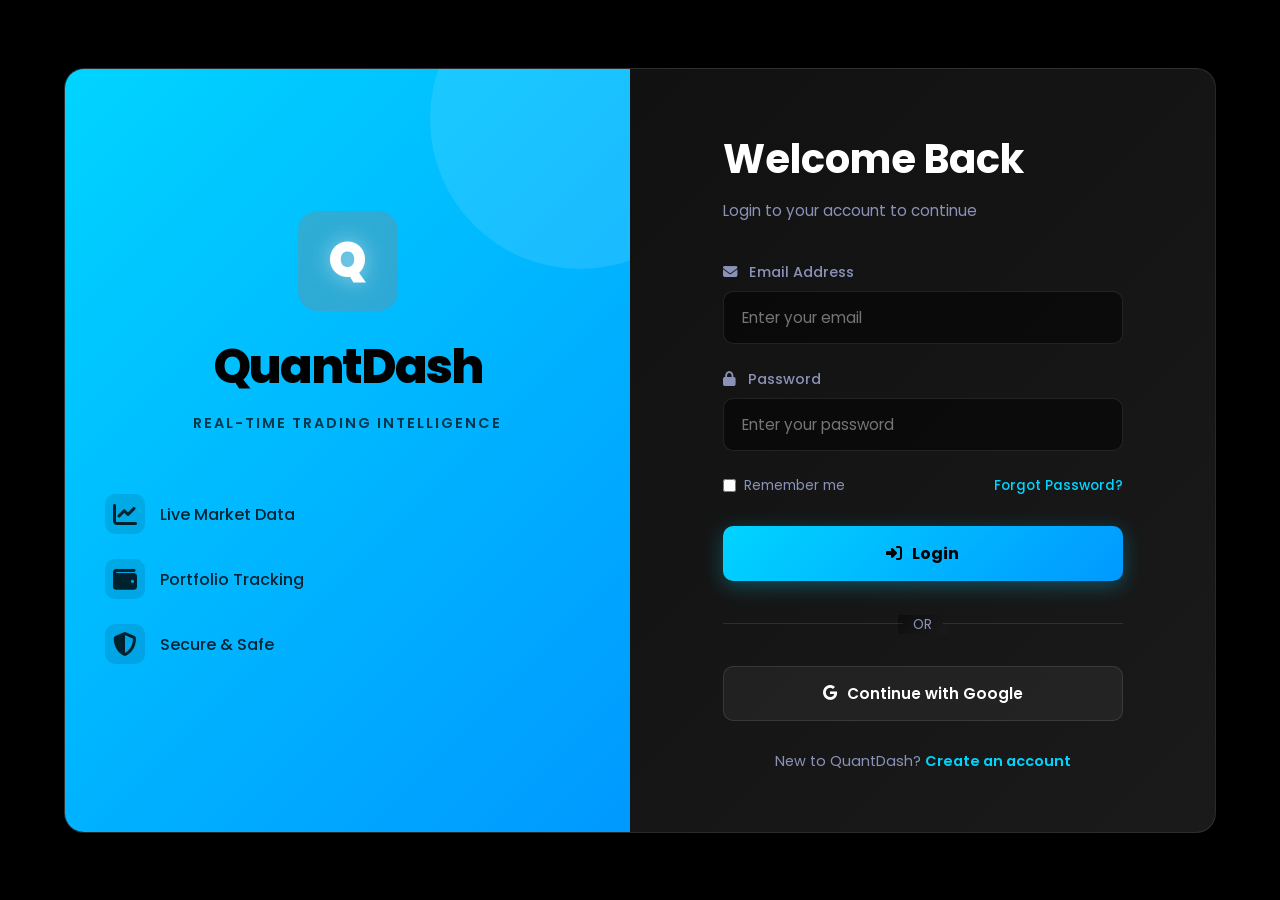
<file: login.html>
<!DOCTYPE html>
<html lang="en">
<head>
    <meta charset="UTF-8">
    <meta name="viewport" content="width=device-width, initial-scale=1.0">
    <title>Login - QuantDash</title>
    <link rel="stylesheet" href="https://cdnjs.cloudflare.com/ajax/libs/font-awesome/6.4.0/css/all.min.css">
    <link href="https://fonts.googleapis.com/css2?family=Poppins:wght@300;400;500;600;700;800;900&display=swap" rel="stylesheet">
    <link rel="stylesheet" href="login.css">
</head>
<body>
    <div class="login-container">
        <div class="login-left">
            <div class="brand-section">
                <div class="logo-icon-large">
                    <span class="q-letter">Q</span>
                    <div class="logo-pulse"></div>
                </div>
                <h1>QuantDash</h1>
                <p class="tagline">Real-Time Trading Intelligence</p>
            </div>
            <div class="features">
                <div class="feature">
                    <i class="fas fa-chart-line"></i>
                    <span>Live Market Data</span>
                </div>
                <div class="feature">
                    <i class="fas fa-wallet"></i>
                    <span>Portfolio Tracking</span>
                </div>
                <div class="feature">
                    <i class="fas fa-shield-alt"></i>
                    <span>Secure & Safe</span>
                </div>
            </div>
        </div>

        <div class="login-right">
            <div class="login-box">
                <h2>Welcome Back</h2>
                <p class="subtitle">Login to your account to continue</p>

                <form id="loginForm" onsubmit="handleLogin(event)">
                    <div class="form-group">
                        <label for="email">
                            <i class="fas fa-envelope"></i>
                            Email Address
                        </label>
                        <input type="email" id="email" placeholder="Enter your email" required>
                    </div>

                    <div class="form-group">
                        <label for="password">
                            <i class="fas fa-lock"></i>
                            Password
                        </label>
                        <input type="password" id="password" placeholder="Enter your password" required>
                    </div>

                    <div class="form-options">
                        <label class="checkbox-container">
                            <input type="checkbox" id="rememberMe">
                            <span class="checkmark"></span>
                            Remember me
                        </label>
                        <a href="#" class="forgot-link">Forgot Password?</a>
                    </div>

                    <button type="submit" class="btn-login">
                        <i class="fas fa-sign-in-alt"></i>
                        Login
                    </button>
                </form>

                <div class="divider">
                    <span>OR</span>
                </div>

                <button class="btn-google">
                    <i class="fab fa-google"></i>
                    Continue with Google
                </button>

                <p class="signup-link">
                    New to QuantDash? 
                    <a href="register.html">Create an account</a>
                </p>
            </div>
        </div>
    </div>

    <script src="auth.js"></script>
</body>
</html>
</file>
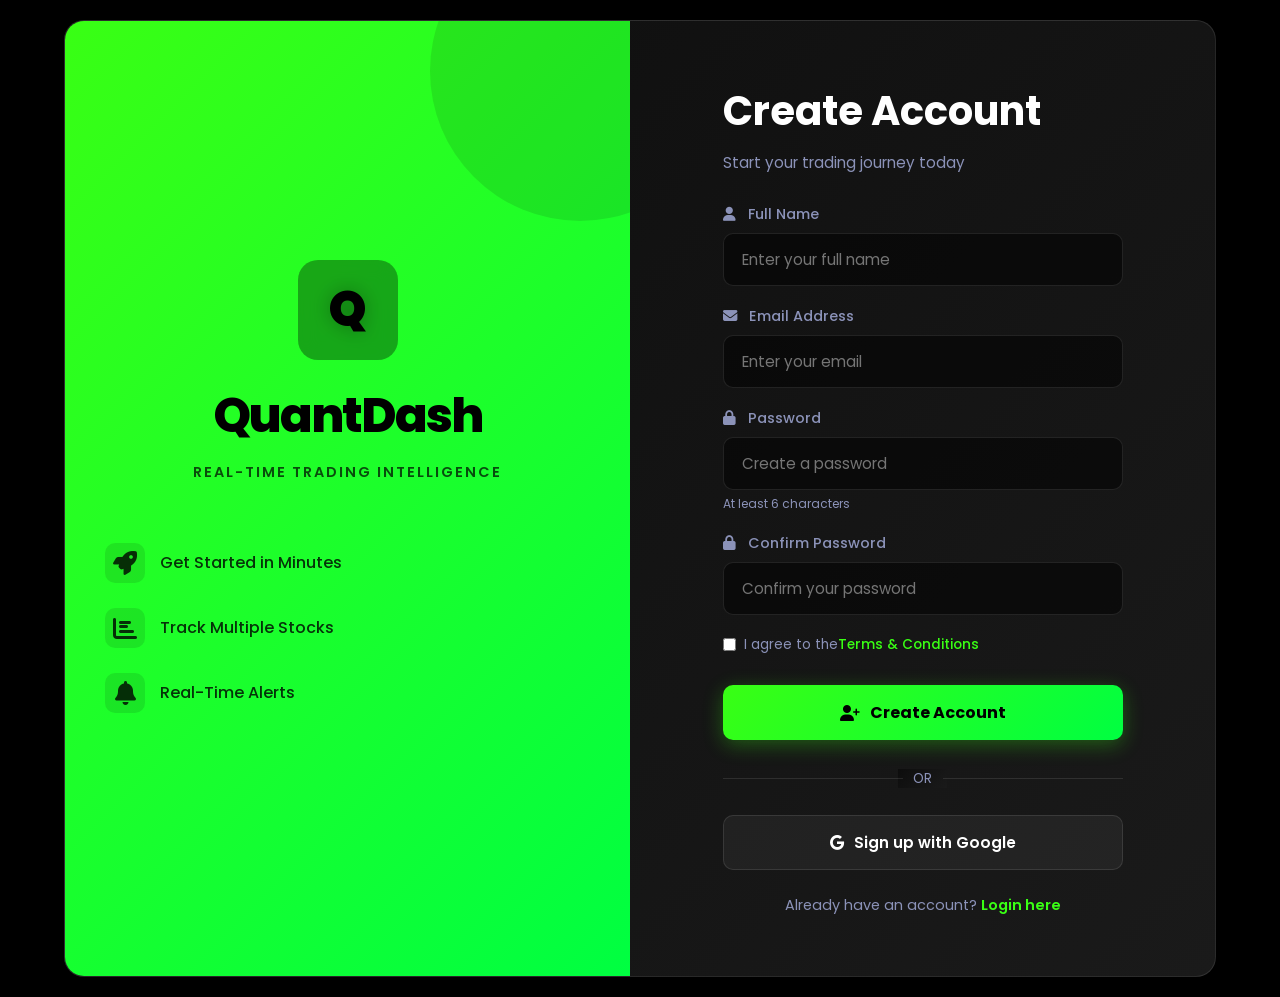
<file: register.html>
<!DOCTYPE html>
<html lang="en">
<head>
    <meta charset="UTF-8">
    <meta name="viewport" content="width=device-width, initial-scale=1.0">
    <title>Register - QuantDash</title>
    <link rel="stylesheet" href="https://cdnjs.cloudflare.com/ajax/libs/font-awesome/6.4.0/css/all.min.css">
    <link href="https://fonts.googleapis.com/css2?family=Poppins:wght@300;400;500;600;700;800;900&display=swap" rel="stylesheet">
    <link rel="stylesheet" href="register.css">
</head>
<body>
    <div class="register-container">
        <div class="register-left">
            <div class="brand-section">
                <div class="logo-icon-large">
                    <span class="q-letter">Q</span>
                    <div class="logo-pulse"></div>
                </div>
                <h1>QuantDash</h1>
                <p class="tagline">Real-Time Trading Intelligence</p>
            </div>
            <div class="features">
                <div class="feature">
                    <i class="fas fa-rocket"></i>
                    <span>Get Started in Minutes</span>
                </div>
                <div class="feature">
                    <i class="fas fa-chart-bar"></i>
                    <span>Track Multiple Stocks</span>
                </div>
                <div class="feature">
                    <i class="fas fa-bell"></i>
                    <span>Real-Time Alerts</span>
                </div>
            </div>
        </div>

        <div class="register-right">
            <div class="register-box">
                <h2>Create Account</h2>
                <p class="subtitle">Start your trading journey today</p>

                <form id="registerForm" onsubmit="handleRegister(event)">
                    <div class="form-group">
                        <label for="fullName">
                            <i class="fas fa-user"></i>
                            Full Name
                        </label>
                        <input type="text" id="fullName" placeholder="Enter your full name" required>
                    </div>

                    <div class="form-group">
                        <label for="email">
                            <i class="fas fa-envelope"></i>
                            Email Address
                        </label>
                        <input type="email" id="email" placeholder="Enter your email" required>
                    </div>

                    <div class="form-group">
                        <label for="password">
                            <i class="fas fa-lock"></i>
                            Password
                        </label>
                        <input type="password" id="password" placeholder="Create a password" required minlength="6">
                        <small class="password-hint">At least 6 characters</small>
                    </div>

                    <div class="form-group">
                        <label for="confirmPassword">
                            <i class="fas fa-lock"></i>
                            Confirm Password
                        </label>
                        <input type="password" id="confirmPassword" placeholder="Confirm your password" required>
                    </div>

                    <div class="form-options">
                        <label class="checkbox-container">
                            <input type="checkbox" id="agreeTerms" required>
                            <span class="checkmark"></span>
                            I agree to the <a href="#">Terms & Conditions</a>
                        </label>
                    </div>

                    <button type="submit" class="btn-register">
                        <i class="fas fa-user-plus"></i>
                        Create Account
                    </button>
                </form>

                <div class="divider">
                    <span>OR</span>
                </div>

                <button class="btn-google">
                    <i class="fab fa-google"></i>
                    Sign up with Google
                </button>

                <p class="login-link">
                    Already have an account? 
                    <a href="login.html">Login here</a>
                </p>
            </div>
        </div>
    </div>

    <script src="./auth.js"></script>
</body>
</html>
</file>
<file: login.css>
* {
    margin: 0;
    padding: 0;
    box-sizing: border-box;
}

body {
    font-family: 'Poppins', sans-serif;
    background: #000000;
    min-height: 100vh;
    display: flex;
    align-items: center;
    justify-content: center;
}

.login-container {
    display: flex;
    width: 90%;
    max-width: 1200px;
    min-height: 600px;
    background: linear-gradient(135deg, #0d0d0d 0%, #1a1a1a 100%);
    border-radius: 20px;
    overflow: hidden;
    box-shadow: 0 20px 80px rgba(0, 0, 0, 0.9);
    border: 1px solid rgba(255, 255, 255, 0.1);
}

.login-left {
    flex: 1;
    background: linear-gradient(135deg, #00d4ff 0%, #0099ff 100%);
    padding: 60px 40px;
    display: flex;
    flex-direction: column;
    justify-content: center;
    position: relative;
    overflow: hidden;
}

.login-left::before {
    content: '';
    position: absolute;
    width: 300px;
    height: 300px;
    background: rgba(255, 255, 255, 0.1);
    border-radius: 50%;
    top: -100px;
    right: -100px;
}

.brand-section {
    text-align: center;
    margin-bottom: 60px;
    position: relative;
    z-index: 2;
}

.logo-icon-large {
    position: relative;
    width: 100px;
    height: 100px;
    background: rgba(0, 0, 0, 0.2);
    border-radius: 20px;
    display: flex;
    align-items: center;
    justify-content: center;
    margin: 0 auto 20px;
    backdrop-filter: blur(10px);
}

.q-letter {
    font-size: 3rem;
    font-weight: 900;
    color: #fff;
    text-shadow: 0 0 20px rgba(255, 255, 255, 0.5);
    position: relative;
    z-index: 2;
}

.logo-pulse {
    position: absolute;
    width: 100%;
    height: 100%;
    border-radius: 20px;
    background: rgba(255, 255, 255, 0.3);
    opacity: 0.6;
    animation: pulse-wave 2s ease-out infinite;
}

@keyframes pulse-wave {
    0% {
        transform: scale(1);
        opacity: 0.6;
    }
    100% {
        transform: scale(1.5);
        opacity: 0;
    }
}

.brand-section h1 {
    font-size: 3rem;
    font-weight: 800;
    color: #000;
    margin-bottom: 10px;
    letter-spacing: -2px;
}

.tagline {
    color: rgba(0, 0, 0, 0.7);
    font-size: 0.9rem;
    letter-spacing: 2px;
    text-transform: uppercase;
    font-weight: 600;
}

.features {
    position: relative;
    z-index: 2;
}

.feature {
    display: flex;
    align-items: center;
    gap: 15px;
    margin-bottom: 25px;
    color: rgba(0, 0, 0, 0.8);
    font-weight: 500;
}

.feature i {
    font-size: 1.5rem;
    width: 40px;
    height: 40px;
    background: rgba(0, 0, 0, 0.1);
    display: flex;
    align-items: center;
    justify-content: center;
    border-radius: 10px;
}

.login-right {
    flex: 1;
    padding: 60px 50px;
    display: flex;
    align-items: center;
    justify-content: center;
}

.login-box {
    width: 100%;
    max-width: 400px;
}

.login-box h2 {
    font-size: 2.5rem;
    color: #fff;
    margin-bottom: 10px;
    font-weight: 700;
}

.subtitle {
    color: #8b92b8;
    margin-bottom: 40px;
    font-size: 0.95rem;
}

.form-group {
    margin-bottom: 25px;
}

.form-group label {
    display: block;
    color: #8b92b8;
    font-size: 0.9rem;
    margin-bottom: 8px;
    font-weight: 500;
}

.form-group label i {
    margin-right: 8px;
}

.form-group input {
    width: 100%;
    padding: 14px 18px;
    background: rgba(0, 0, 0, 0.5);
    border: 1px solid rgba(255, 255, 255, 0.1);
    border-radius: 10px;
    color: #fff;
    font-family: 'Poppins', sans-serif;
    font-size: 0.95rem;
    transition: all 0.3s ease;
}

.form-group input:focus {
    outline: none;
    border-color: #00d4ff;
    box-shadow: 0 0 15px rgba(0, 212, 255, 0.3);
}

.form-options {
    display: flex;
    justify-content: space-between;
    align-items: center;
    margin-bottom: 30px;
}

.checkbox-container {
    display: flex;
    align-items: center;
    cursor: pointer;
    color: #8b92b8;
    font-size: 0.85rem;
}

.checkbox-container input {
    margin-right: 8px;
}

.forgot-link {
    color: #00d4ff;
    text-decoration: none;
    font-size: 0.85rem;
    font-weight: 500;
    transition: all 0.3s ease;
}

.forgot-link:hover {
    color: #39ff14;
}

.btn-login {
    width: 100%;
    padding: 15px;
    background: linear-gradient(135deg, #00d4ff, #0099ff);
    color: #000;
    border: none;
    border-radius: 10px;
    font-weight: 700;
    font-size: 1rem;
    font-family: 'Poppins', sans-serif;
    cursor: pointer;
    transition: all 0.3s ease;
    display: flex;
    align-items: center;
    justify-content: center;
    gap: 10px;
    box-shadow: 0 5px 20px rgba(0, 212, 255, 0.3);
}

.btn-login:hover {
    transform: translateY(-2px);
    box-shadow: 0 8px 30px rgba(0, 212, 255, 0.5);
}

.divider {
    text-align: center;
    margin: 30px 0;
    position: relative;
}

.divider::before,
.divider::after {
    content: '';
    position: absolute;
    top: 50%;
    width: 45%;
    height: 1px;
    background: rgba(255, 255, 255, 0.1);
}

.divider::before {
    left: 0;
}

.divider::after {
    right: 0;
}

.divider span {
    color: #8b92b8;
    font-size: 0.85rem;
    background: linear-gradient(135deg, #0d0d0d 0%, #1a1a1a 100%);
    padding: 0 15px;
}

.btn-google {
    width: 100%;
    padding: 15px;
    background: rgba(255, 255, 255, 0.05);
    color: #fff;
    border: 1px solid rgba(255, 255, 255, 0.1);
    border-radius: 10px;
    font-weight: 600;
    font-size: 0.95rem;
    font-family: 'Poppins', sans-serif;
    cursor: pointer;
    transition: all 0.3s ease;
    display: flex;
    align-items: center;
    justify-content: center;
    gap: 10px;
}

.btn-google:hover {
    background: rgba(255, 255, 255, 0.1);
    transform: translateY(-2px);
}

.signup-link {
    text-align: center;
    margin-top: 30px;
    color: #8b92b8;
    font-size: 0.9rem;
}

.signup-link a {
    color: #00d4ff;
    text-decoration: none;
    font-weight: 600;
    transition: all 0.3s ease;
}

.signup-link a:hover {
    color: #39ff14;
}

@media (max-width: 768px) {
    .login-container {
        flex-direction: column;
        width: 95%;
    }

    .login-left {
        padding: 40px 30px;
    }

    .login-right {
        padding: 40px 30px;
    }

    .brand-section h1 {
        font-size: 2rem;
    }

    .login-box h2 {
        font-size: 2rem;
    }
}
</file>
<file: register.css>
* {
    margin: 0;
    padding: 0;
    box-sizing: border-box;
}

body {
    font-family: 'Poppins', sans-serif;
    background: #000000;
    min-height: 100vh;
    display: flex;
    align-items: center;
    justify-content: center;
    padding: 20px 0;
}

.register-container {
    display: flex;
    width: 90%;
    max-width: 1200px;
    min-height: 700px;
    background: linear-gradient(135deg, #0d0d0d 0%, #1a1a1a 100%);
    border-radius: 20px;
    overflow: hidden;
    box-shadow: 0 20px 80px rgba(0, 0, 0, 0.9);
    border: 1px solid rgba(255, 255, 255, 0.1);
}

.register-left {
    flex: 1;
    background: linear-gradient(135deg, #39ff14 0%, #00ff41 100%);
    padding: 60px 40px;
    display: flex;
    flex-direction: column;
    justify-content: center;
    position: relative;
    overflow: hidden;
}

.register-left::before {
    content: '';
    position: absolute;
    width: 300px;
    height: 300px;
    background: rgba(0, 0, 0, 0.1);
    border-radius: 50%;
    top: -100px;
    right: -100px;
}

.brand-section {
    text-align: center;
    margin-bottom: 60px;
    position: relative;
    z-index: 2;
}

.logo-icon-large {
    position: relative;
    width: 100px;
    height: 100px;
    background: rgba(0, 0, 0, 0.2);
    border-radius: 20px;
    display: flex;
    align-items: center;
    justify-content: center;
    margin: 0 auto 20px;
    backdrop-filter: blur(10px);
}

.q-letter {
    font-size: 3rem;
    font-weight: 900;
    color: #000;
    text-shadow: 0 0 20px rgba(0, 0, 0, 0.3);
    position: relative;
    z-index: 2;
}

.logo-pulse {
    position: absolute;
    width: 100%;
    height: 100%;
    border-radius: 20px;
    background: rgba(0, 0, 0, 0.3);
    opacity: 0.6;
    animation: pulse-wave 2s ease-out infinite;
}

@keyframes pulse-wave {
    0% {
        transform: scale(1);
        opacity: 0.6;
    }
    100% {
        transform: scale(1.5);
        opacity: 0;
    }
}

.brand-section h1 {
    font-size: 3rem;
    font-weight: 800;
    color: #000;
    margin-bottom: 10px;
    letter-spacing: -2px;
}

.tagline {
    color: rgba(0, 0, 0, 0.7);
    font-size: 0.9rem;
    letter-spacing: 2px;
    text-transform: uppercase;
    font-weight: 600;
}

.features {
    position: relative;
    z-index: 2;
}

.feature {
    display: flex;
    align-items: center;
    gap: 15px;
    margin-bottom: 25px;
    color: rgba(0, 0, 0, 0.8);
    font-weight: 500;
}

.feature i {
    font-size: 1.5rem;
    width: 40px;
    height: 40px;
    background: rgba(0, 0, 0, 0.1);
    display: flex;
    align-items: center;
    justify-content: center;
    border-radius: 10px;
}

.register-right {
    flex: 1;
    padding: 60px 50px;
    display: flex;
    align-items: center;
    justify-content: center;
}

.register-box {
    width: 100%;
    max-width: 400px;
}

.register-box h2 {
    font-size: 2.5rem;
    color: #fff;
    margin-bottom: 10px;
    font-weight: 700;
}

.subtitle {
    color: #8b92b8;
    margin-bottom: 30px;
    font-size: 0.95rem;
}

.form-group {
    margin-bottom: 20px;
}

.form-group label {
    display: block;
    color: #8b92b8;
    font-size: 0.9rem;
    margin-bottom: 8px;
    font-weight: 500;
}

.form-group label i {
    margin-right: 8px;
}

.form-group input {
    width: 100%;
    padding: 14px 18px;
    background: rgba(0, 0, 0, 0.5);
    border: 1px solid rgba(255, 255, 255, 0.1);
    border-radius: 10px;
    color: #fff;
    font-family: 'Poppins', sans-serif;
    font-size: 0.95rem;
    transition: all 0.3s ease;
}

.form-group input:focus {
    outline: none;
    border-color: #39ff14;
    box-shadow: 0 0 15px rgba(57, 255, 20, 0.3);
}

.password-hint {
    display: block;
    color: #8b92b8;
    font-size: 0.75rem;
    margin-top: 5px;
}

.form-options {
    margin-bottom: 30px;
}

.checkbox-container {
    display: flex;
    align-items: flex-start;
    cursor: pointer;
    color: #8b92b8;
    font-size: 0.85rem;
}

.checkbox-container input {
    margin-right: 8px;
    margin-top: 3px;
}

.checkbox-container a {
    color: #39ff14;
    text-decoration: none;
    font-weight: 500;
}

.checkbox-container a:hover {
    text-decoration: underline;
}

.btn-register {
    width: 100%;
    padding: 15px;
    background: linear-gradient(135deg, #39ff14, #00ff41);
    color: #000;
    border: none;
    border-radius: 10px;
    font-weight: 700;
    font-size: 1rem;
    font-family: 'Poppins', sans-serif;
    cursor: pointer;
    transition: all 0.3s ease;
    display: flex;
    align-items: center;
    justify-content: center;
    gap: 10px;
    box-shadow: 0 5px 20px rgba(57, 255, 20, 0.3);
}

.btn-register:hover {
    transform: translateY(-2px);
    box-shadow: 0 8px 30px rgba(57, 255, 20, 0.5);
}

.divider {
    text-align: center;
    margin: 25px 0;
    position: relative;
}

.divider::before,
.divider::after {
    content: '';
    position: absolute;
    top: 50%;
    width: 45%;
    height: 1px;
    background: rgba(255, 255, 255, 0.1);
}

.divider::before {
    left: 0;
}

.divider::after {
    right: 0;
}

.divider span {
    color: #8b92b8;
    font-size: 0.85rem;
    background: linear-gradient(135deg, #0d0d0d 0%, #1a1a1a 100%);
    padding: 0 15px;
}

.btn-google {
    width: 100%;
    padding: 15px;
    background: rgba(255, 255, 255, 0.05);
    color: #fff;
    border: 1px solid rgba(255, 255, 255, 0.1);
    border-radius: 10px;
    font-weight: 600;
    font-size: 0.95rem;
    font-family: 'Poppins', sans-serif;
    cursor: pointer;
    transition: all 0.3s ease;
    display: flex;
    align-items: center;
    justify-content: center;
    gap: 10px;
}

.btn-google:hover {
    background: rgba(255, 255, 255, 0.1);
    transform: translateY(-2px);
}

.login-link {
    text-align: center;
    margin-top: 25px;
    color: #8b92b8;
    font-size: 0.9rem;
}

.login-link a {
    color: #39ff14;
    text-decoration: none;
    font-weight: 600;
    transition: all 0.3s ease;
}

.login-link a:hover {
    color: #00d4ff;
}

@media (max-width: 768px) {
    .register-container {
        flex-direction: column;
        width: 95%;
    }

    .register-left {
        padding: 40px 30px;
    }

    .register-right {
        padding: 40px 30px;
    }

    .brand-section h1 {
        font-size: 2rem;
    }

    .register-box h2 {
        font-size: 2rem;
    }
}
</file>
